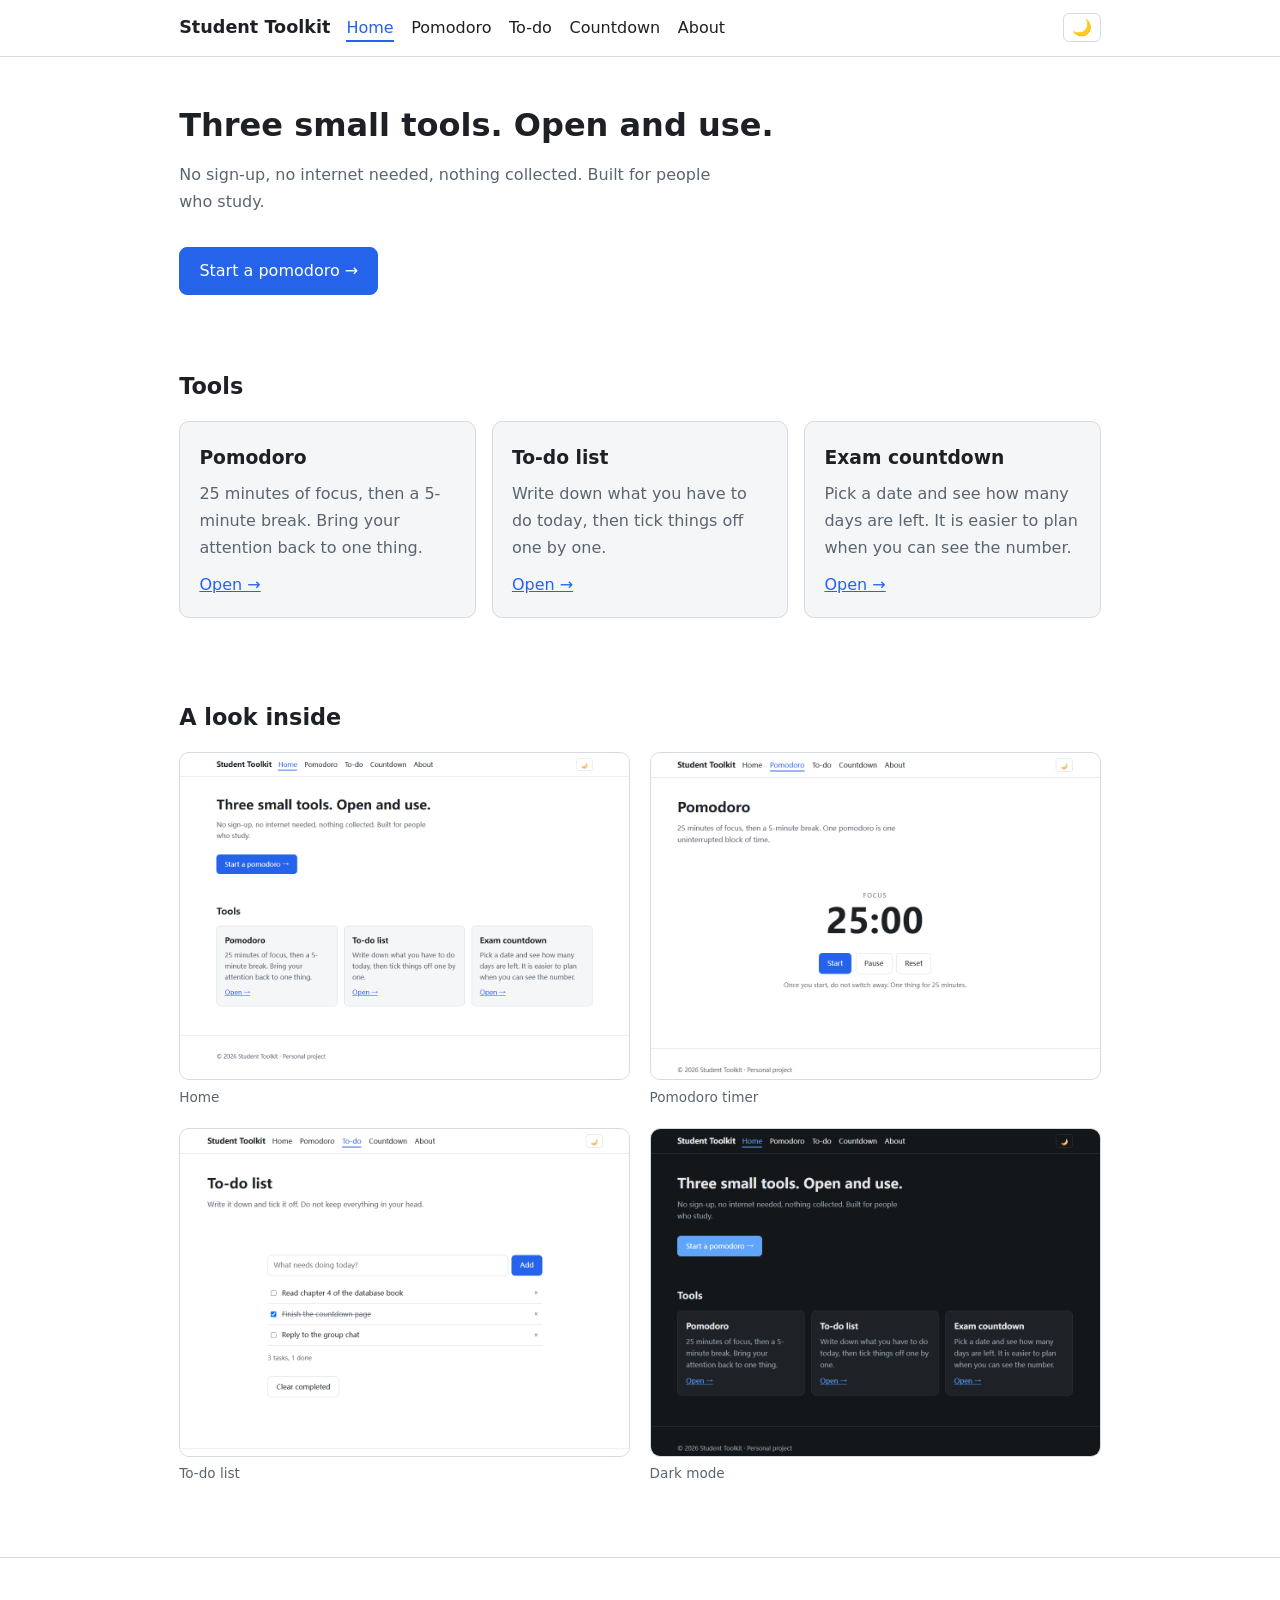
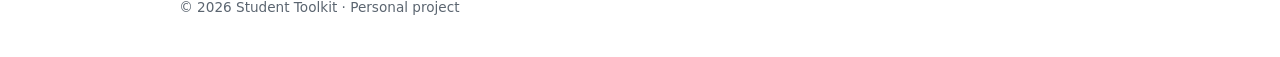
<file: index.html>
<!DOCTYPE html>
<html lang="en">
<head>
  <meta charset="UTF-8">
  <meta name="viewport" content="width=device-width, initial-scale=1.0">
  <meta name="description" content="Three small tools that just work: a pomodoro timer, a to-do list and an exam countdown.">
  <title>Home · Student Toolkit</title>
  <link rel="stylesheet" href="css/style.css">
  <link rel="icon" href="images/favicon.svg" type="image/svg+xml">
</head>
<body>

  <a class="skip-link" href="#main">Skip to main content</a>

  <header class="site-header">
    <div class="container header-inner">
      <a class="logo" href="index.html">Student Toolkit</a>

      <button class="menu-toggle" id="menuToggle" aria-expanded="false" aria-controls="site-nav" aria-label="Open menu">
        ☰
      </button>

      <nav id="site-nav" class="site-nav" aria-label="Main navigation">
        <ul>
          <li><a href="index.html" aria-current="page">Home</a></li>
          <li><a href="pomodoro.html">Pomodoro</a></li>
          <li><a href="todo.html">To-do</a></li>
          <li><a href="countdown.html">Countdown</a></li>
          <li><a href="about.html">About</a></li>
        </ul>
      </nav>

      <button class="theme-toggle" id="themeToggle" aria-label="Toggle dark mode">🌙</button>
    </div>
  </header>

  <main id="main">

    <!-- ① Hero: what the site is, in one sentence -->
    <section class="hero">
      <div class="container">
        <h1>Three small tools. Open and use.</h1>
        <p>No sign-up, no internet needed, nothing collected. Built for people who study.</p>
        <a class="btn" href="pomodoro.html">Start a pomodoro →</a>
      </div>
    </section>

    <!-- ② The three tools: copy one card as a template for the others -->
    <section class="section">
      <div class="container">
        <h2>Tools</h2>
        <div class="cards">

          <article class="card">
            <h3>Pomodoro</h3>
            <p>25 minutes of focus, then a 5-minute break. Bring your attention back to one thing.</p>
            <a href="pomodoro.html">Open →</a>
          </article>

          <article class="card">
            <h3>To-do list</h3>
            <p>Write down what you have to do today, then tick things off one by one.</p>
            <a href="todo.html">Open →</a>
          </article>

          <article class="card">
            <h3>Exam countdown</h3>
            <p>Pick a date and see how many days are left. It is easier to plan when you can see the number.</p>
            <a href="countdown.html">Open →</a>
          </article>

        </div>
      </div>
    </section>

    <!-- ③ Screenshots: four views of the finished tools -->
    <section class="section">
      <div class="container">
        <h2>A look inside</h2>
        <div class="gallery">

          <figure>
            <img src="images/screen-home.png" alt="The home page: a heading, a button and three tool cards" width="1100" height="900">
            <figcaption>Home</figcaption>
          </figure>

          <figure>
            <img src="images/screen-pomodoro.png" alt="The pomodoro timer showing 25:00 with Start, Pause and Reset buttons" width="1100" height="760">
            <figcaption>Pomodoro timer</figcaption>
          </figure>

          <figure>
            <img src="images/screen-todo.png" alt="The to-do list with three tasks, one of them ticked off" width="1100" height="760">
            <figcaption>To-do list</figcaption>
          </figure>

          <figure>
            <img src="images/screen-dark.png" alt="The home page in dark mode" width="1100" height="760">
            <figcaption>Dark mode</figcaption>
          </figure>

        </div>
      </div>
    </section>

  </main>

  <footer class="site-footer">
    <div class="container">
      <p>© 2026 Student Toolkit · Personal project</p>
    </div>
  </footer>

  <script src="js/common.js"></script>
</body>
</html>
</file>
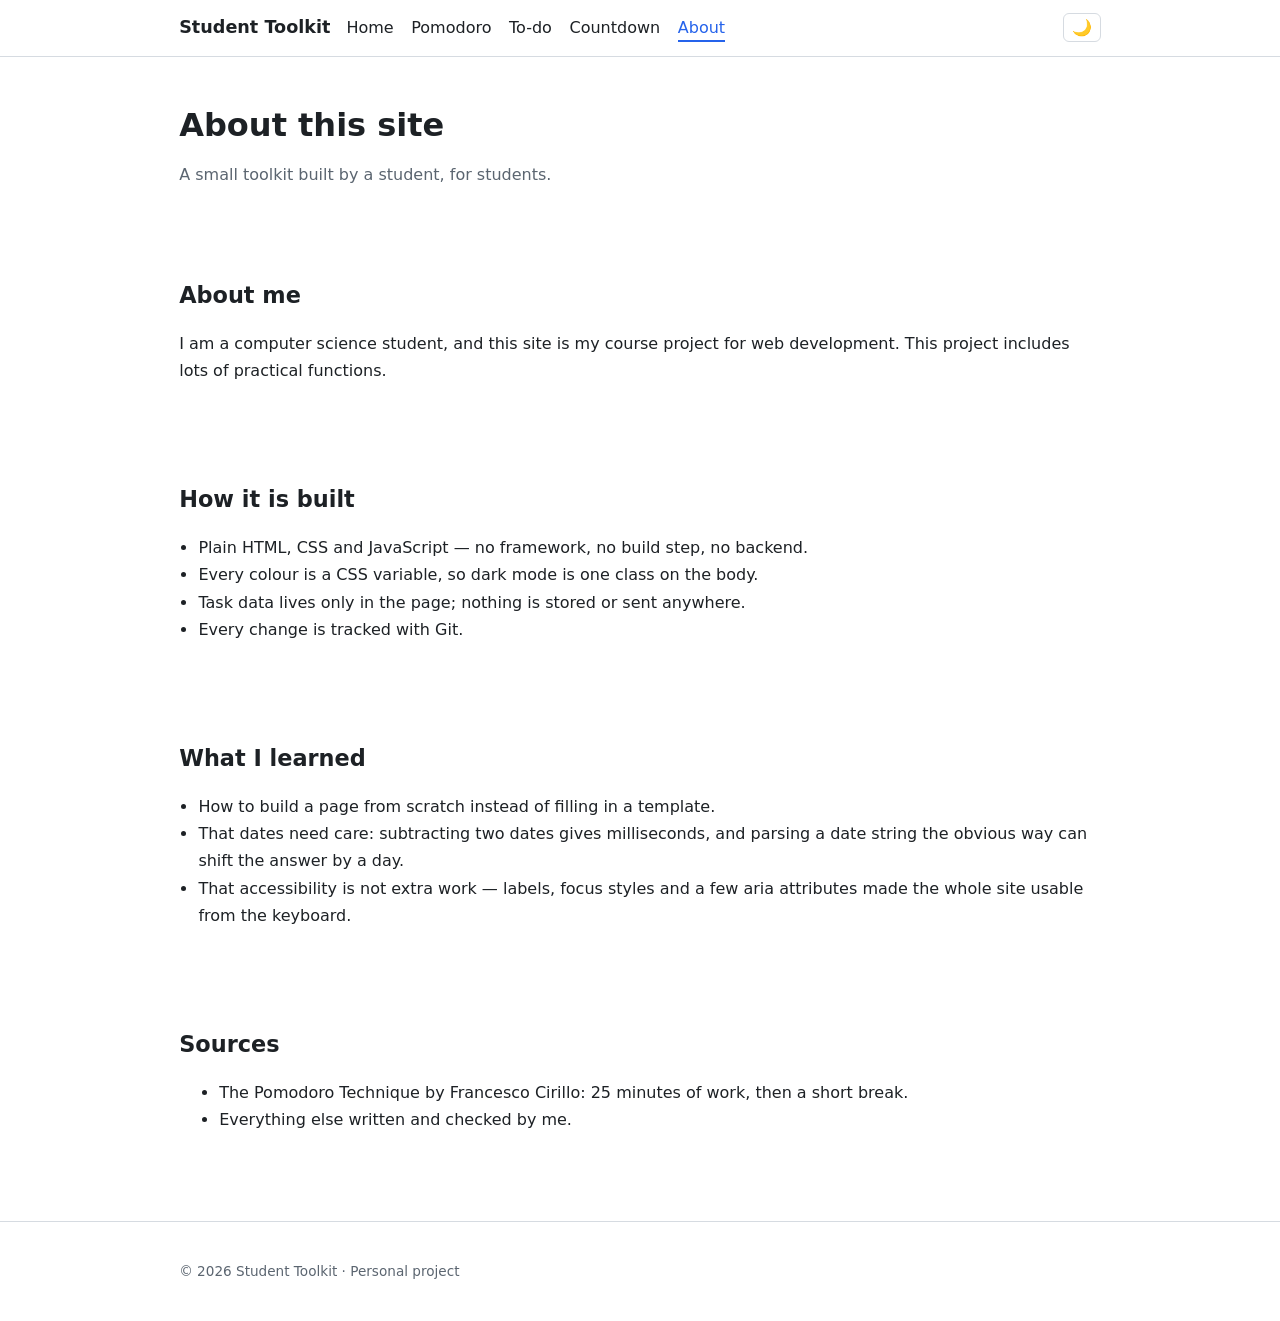
<file: about.html>
<!DOCTYPE html>
<html lang="en">
<head>
  <meta charset="UTF-8">
  <meta name="viewport" content="width=device-width, initial-scale=1.0">
  <meta name="description" content="About Student Toolkit: who made it, why, and how it is built.">
  <title>About · Student Toolkit</title>
  <link rel="stylesheet" href="css/style.css">
  <link rel="icon" href="images/favicon.svg" type="image/svg+xml">
</head>
<body>

  <a class="skip-link" href="#main">Skip to main content</a>

  <header class="site-header">
    <div class="container header-inner">
      <a class="logo" href="index.html">Student Toolkit</a>

      <button class="menu-toggle" id="menuToggle" aria-expanded="false" aria-controls="site-nav" aria-label="Open menu">
        ☰
      </button>

      <nav id="site-nav" class="site-nav" aria-label="Main navigation">
        <ul>
          <li><a href="index.html">Home</a></li>
          <li><a href="pomodoro.html">Pomodoro</a></li>
          <li><a href="todo.html">To-do</a></li>
          <li><a href="countdown.html">Countdown</a></li>
          <li><a href="about.html" aria-current="page">About</a></li>
        </ul>
      </nav>

      <button class="theme-toggle" id="themeToggle" aria-label="Toggle dark mode">🌙</button>
    </div>
  </header>

  <main id="main">

    <section class="hero">
      <div class="container">
        <h1>About this site</h1>
        <p>A small toolkit built by a student, for students.</p>
      </div>
    </section>

    <section class="section">
      <div class="container">
        <h2>About me</h2>
        <p>I am a  computer science student, and this site is my course project for web development. This project includes lots of practical functions.</p>
      </div>
    </section>

    <section class="section">
      <div class="container">
        <h2>How it is built</h2>
        <ul class="updates">
          <li>Plain HTML, CSS and JavaScript — no framework, no build step, no backend.</li>
          <li>Every colour is a CSS variable, so dark mode is one class on the body.</li>
          <li>Task data lives only in the page; nothing is stored or sent anywhere.</li>
          <li>Every change is tracked with Git.</li>
        </ul>
      </div>
    </section>

    <section class="section">
      <div class="container">
        <h2>What I learned</h2>
        <ul class="updates">
          <li>How to build a page from scratch instead of filling in a template.</li>
          <li>That dates need care: subtracting two dates gives milliseconds, and parsing a date string the obvious way can shift the answer by a day.</li>
          <li>That accessibility is not extra work — labels, focus styles and a few aria attributes made the whole site usable from the keyboard.</li>
        </ul>
      </div>
    </section>

    <section class="section">
      <div class="container">
        <h2>Sources</h2>
        <ul class="sources">
          <li>The Pomodoro Technique by Francesco Cirillo: 25 minutes of work, then a short break.</li>
          <li>Everything else written and checked by me.</li>
        </ul>
      </div>
    </section>

  </main>

  <footer class="site-footer">
    <div class="container">
      <p>© 2026 Student Toolkit · Personal project</p>
    </div>
  </footer>

  <script src="js/common.js"></script>
</body>
</html>
</file>
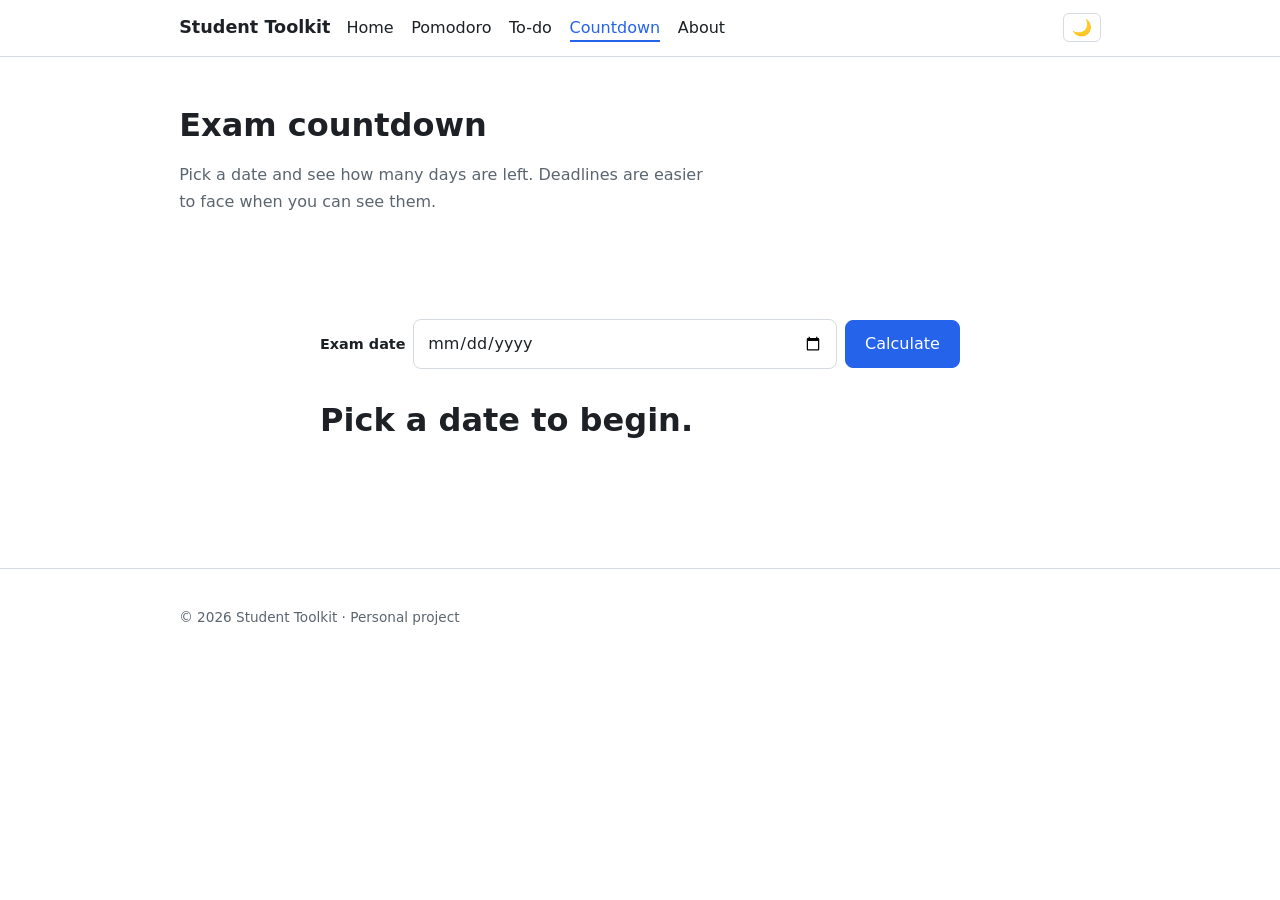
<file: countdown.html>
<!DOCTYPE html>
<html lang="en">
<head>
  <meta charset="UTF-8">
  <meta name="viewport" content="width=device-width, initial-scale=1.0">
  <meta name="description" content="Pick an exam date and see how many days are left.">
  <title>Exam countdown · Student Toolkit</title>
  <link rel="stylesheet" href="css/style.css">
  <link rel="icon" href="images/favicon.svg" type="image/svg+xml">
</head>
<body>

  <a class="skip-link" href="#main">Skip to main content</a>

  <header class="site-header">
    <div class="container header-inner">
      <a class="logo" href="index.html">Student Toolkit</a>

      <button class="menu-toggle" id="menuToggle" aria-expanded="false" aria-controls="site-nav" aria-label="Open menu">
        ☰
      </button>

      <nav id="site-nav" class="site-nav" aria-label="Main navigation">
        <ul>
          <li><a href="index.html">Home</a></li>
          <li><a href="pomodoro.html">Pomodoro</a></li>
          <li><a href="todo.html">To-do</a></li>
          <li><a href="countdown.html" aria-current="page">Countdown</a></li>
          <li><a href="about.html">About</a></li>
        </ul>
      </nav>

      <button class="theme-toggle" id="themeToggle" aria-label="Toggle dark mode">🌙</button>
    </div>
  </header>

  <main id="main">

    <section class="hero">
      <div class="container">
        <h1>Exam countdown</h1>
        <p>Pick a date and see how many days are left. Deadlines are easier to face when you can see them.</p>
      </div>
    </section>

    <section class="section">
      <div class="container tool tool-wide">

        <form id="cdForm" class="tool-form">
          <label for="cdDate">Exam date</label>
          <input id="cdDate" type="date" required>
          <button class="btn" type="submit">Calculate</button>
        </form>

        <!-- Result area: role="status" announces the change -->
        <p id="cdResult" class="cd-result" role="status">Pick a date to begin.</p>

      </div>
    </section>

  </main>

  <footer class="site-footer">
    <div class="container">
      <p>© 2026 Student Toolkit · Personal project</p>
    </div>
  </footer>

  <script src="js/common.js"></script>
  <script src="js/countdown.js"></script>
</body>
</html>
</file>
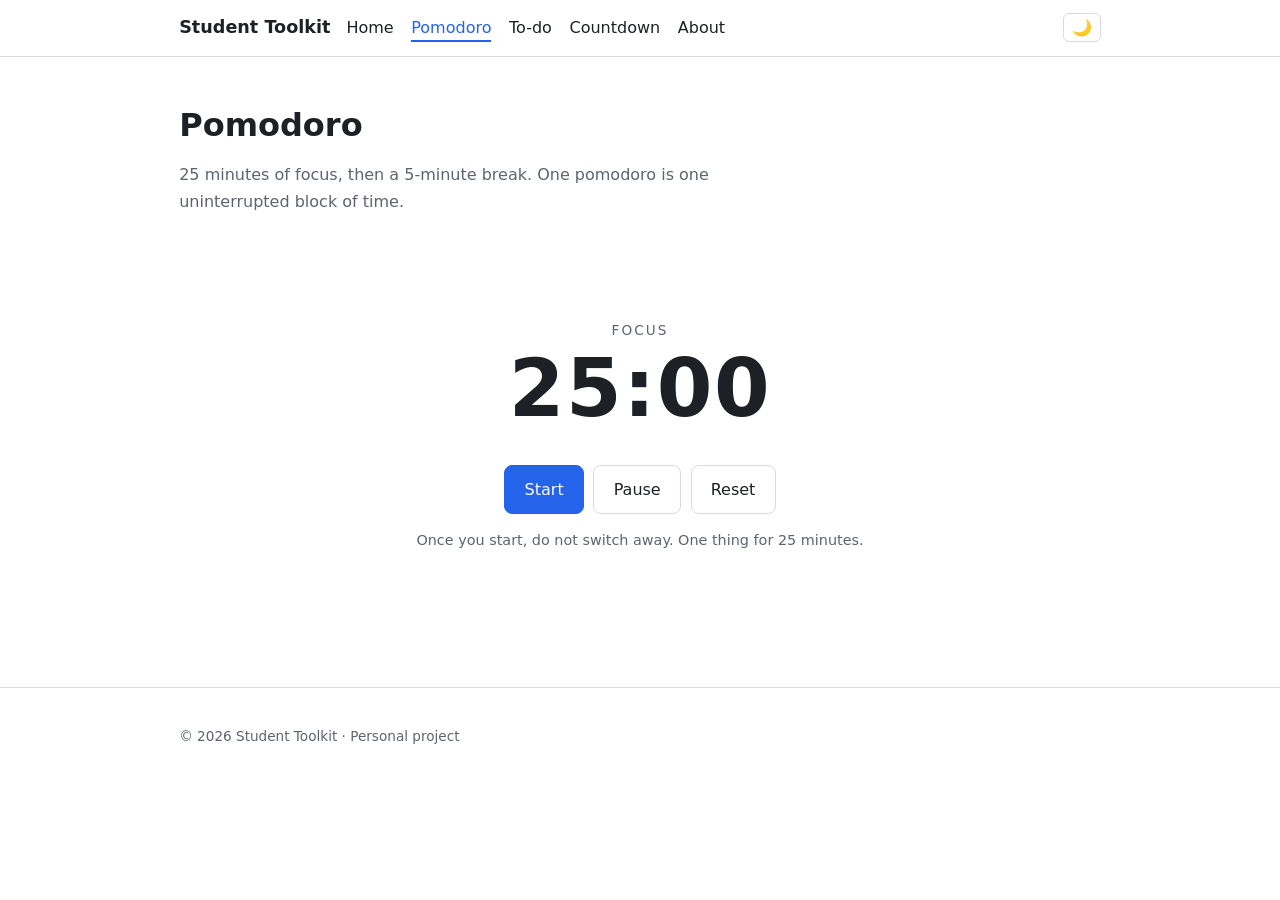
<file: pomodoro.html>
<!DOCTYPE html>
<html lang="en">
<head>
  <meta charset="UTF-8">
  <meta name="viewport" content="width=device-width, initial-scale=1.0">
  <meta name="description" content="A 25-minute focus timer with a 5-minute break, right in your browser.">
  <title>Pomodoro · Student Toolkit</title>
  <link rel="stylesheet" href="css/style.css">
  <link rel="icon" href="images/favicon.svg" type="image/svg+xml">
</head>
<body>

  <a class="skip-link" href="#main">Skip to main content</a>

  <header class="site-header">
    <div class="container header-inner">
      <a class="logo" href="index.html">Student Toolkit</a>

      <button class="menu-toggle" id="menuToggle" aria-expanded="false" aria-controls="site-nav" aria-label="Open menu">
        ☰
      </button>

      <nav id="site-nav" class="site-nav" aria-label="Main navigation">
        <ul>
          <li><a href="index.html">Home</a></li>
          <li><a href="pomodoro.html" aria-current="page">Pomodoro</a></li>
          <li><a href="todo.html">To-do</a></li>
          <li><a href="countdown.html">Countdown</a></li>
          <li><a href="about.html">About</a></li>
        </ul>
      </nav>

      <button class="theme-toggle" id="themeToggle" aria-label="Toggle dark mode">🌙</button>
    </div>
  </header>

  <main id="main">

    <section class="hero">
      <div class="container">
        <h1>Pomodoro</h1>
        <p>25 minutes of focus, then a 5-minute break. One pomodoro is one uninterrupted block of time.</p>
      </div>
    </section>

    <section class="section">
      <div class="container tool">

        <!-- Which phase we are in: focus or break -->
        <p class="tool-phase" id="phase">Focus</p>

        <!-- role="timer" + aria-live lets screen readers follow the countdown -->
        <p class="tool-clock" id="clock" role="timer" aria-live="polite">25:00</p>

        <div class="tool-actions">
          <button id="startBtn" class="btn" type="button">Start</button>
          <button id="pauseBtn" class="btn btn-ghost" type="button">Pause</button>
          <button id="resetBtn" class="btn btn-ghost" type="button">Reset</button>
        </div>

        <p class="tool-tip">Once you start, do not switch away. One thing for 25 minutes.</p>

      </div>
    </section>

  </main>

  <footer class="site-footer">
    <div class="container">
      <p>© 2026 Student Toolkit · Personal project</p>
    </div>
  </footer>

  <script src="js/common.js"></script>
  <script src="js/pomodoro.js"></script>
</body>
</html>
</file>
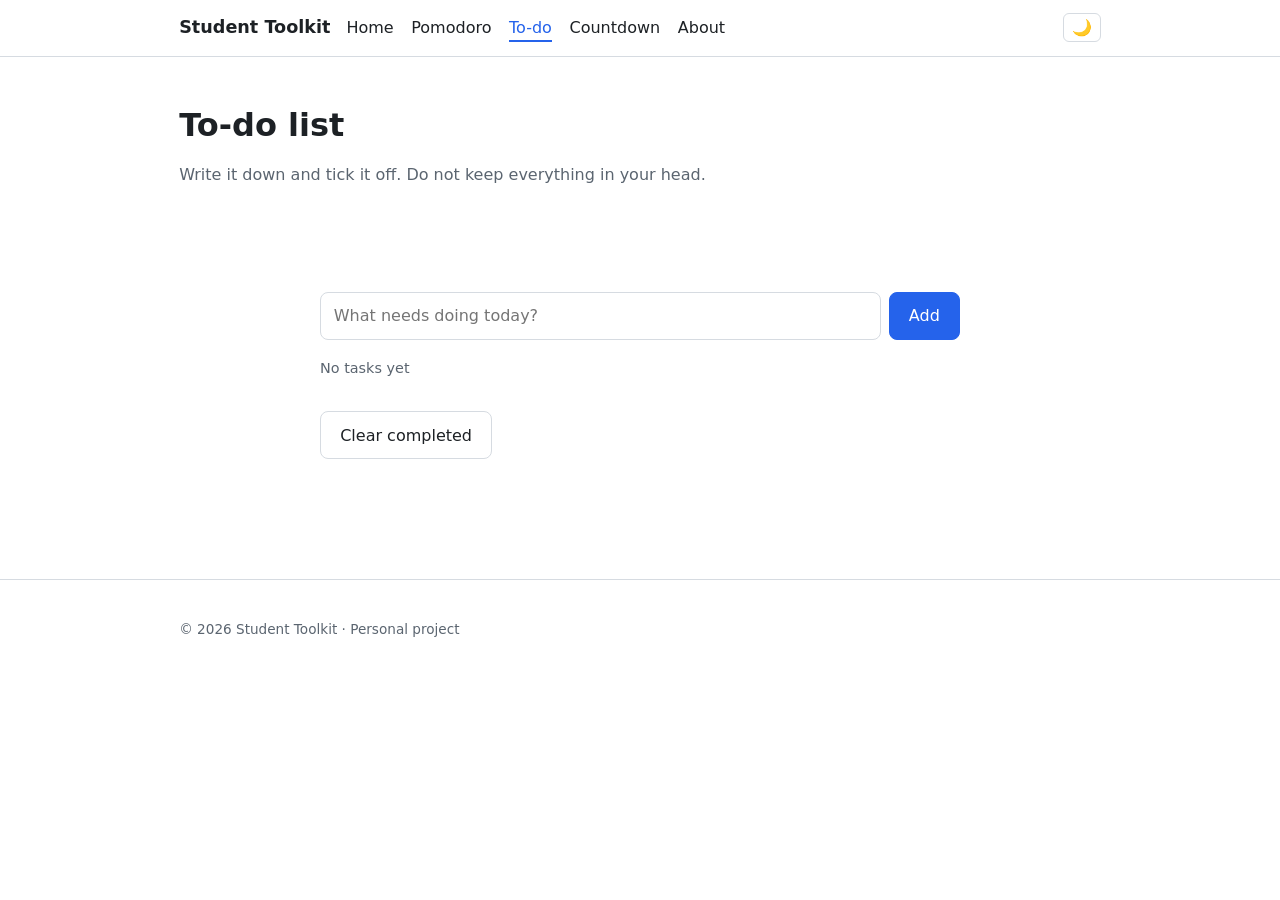
<file: todo.html>
<!DOCTYPE html>
<html lang="en">
<head>
  <meta charset="UTF-8">
  <meta name="viewport" content="width=device-width, initial-scale=1.0">
  <meta name="description" content="A simple to-do list: add a task, tick it off, clear what is done.">
  <title>To-do list · Student Toolkit</title>
  <link rel="stylesheet" href="css/style.css">
  <link rel="icon" href="images/favicon.svg" type="image/svg+xml">
</head>
<body>

  <a class="skip-link" href="#main">Skip to main content</a>

  <header class="site-header">
    <div class="container header-inner">
      <a class="logo" href="index.html">Student Toolkit</a>

      <button class="menu-toggle" id="menuToggle" aria-expanded="false" aria-controls="site-nav" aria-label="Open menu">
        ☰
      </button>

      <nav id="site-nav" class="site-nav" aria-label="Main navigation">
        <ul>
          <li><a href="index.html">Home</a></li>
          <li><a href="pomodoro.html">Pomodoro</a></li>
          <li><a href="todo.html" aria-current="page">To-do</a></li>
          <li><a href="countdown.html">Countdown</a></li>
          <li><a href="about.html">About</a></li>
        </ul>
      </nav>

      <button class="theme-toggle" id="themeToggle" aria-label="Toggle dark mode">🌙</button>
    </div>
  </header>

  <main id="main">

    <section class="hero">
      <div class="container">
        <h1>To-do list</h1>
        <p>Write it down and tick it off. Do not keep everything in your head.</p>
      </div>
    </section>

    <section class="section">
      <div class="container tool tool-wide">

        <!-- A form, not just a button, so pressing Enter also adds the task -->
        <form id="todoForm" class="tool-form">
          <label for="todoInput" class="sr-only">New task</label>
          <input id="todoInput" type="text" placeholder="What needs doing today?" autocomplete="off" required>
          <button class="btn" type="submit">Add</button>
        </form>

        <!-- Empty list: the items are created by JavaScript -->
        <ul id="todoList" class="todo-list"></ul>

        <!-- role="status": screen readers announce the count when it changes -->
        <p id="todoCount" class="tool-tip" role="status">No tasks yet</p>

        <button id="clearDone" class="btn btn-ghost" type="button">Clear completed</button>

      </div>
    </section>

  </main>

  <footer class="site-footer">
    <div class="container">
      <p>© 2026 Student Toolkit · Personal project</p>
    </div>
  </footer>

  <script src="js/common.js"></script>
  <script src="js/todo.js"></script>
</body>
</html>
</file>
<file: css/style.css>
/* ===================================================
   Student Toolkit — stylesheet
   Layout first, colour second. Every colour is a variable in :root.
   =================================================== */

/* ---------- 1. Colours: change these to re-theme the site ---------- */
:root {
  --bg: #ffffff;
  --surface: #f4f6f8;
  --text: #1d2125;
  --muted: #5b6570;
  --primary: #2563eb;
  --border: #d6dbe1;
}

/* Adding .dark to <body> overrides the variables above */
body.dark {
  --bg: #14171a;
  --surface: #1e2227;
  --text: #e6e8ea;
  --muted: #9aa4ae;
  --primary: #60a5fa;
  --border: #343a41;
}

/* ---------- 2. Base ---------- */
* { box-sizing: border-box; }

body {
  margin: 0;
  font-family: system-ui, -apple-system, "Segoe UI", sans-serif;
  line-height: 1.7;
  background: var(--bg);
  color: var(--text);
}

img { max-width: 100%; height: auto; display: block; }

a { color: var(--primary); }

:focus-visible {
  outline: 2px solid var(--primary);
  outline-offset: 2px;
}

/* Visually hidden, still read by screen readers */
.sr-only {
  position: absolute;
  width: 1px;
  height: 1px;
  padding: 0;
  margin: -1px;
  overflow: hidden;
  clip: rect(0 0 0 0);
  white-space: nowrap;
  border: 0;
}

/* ---------- 3. Layout wrapper ---------- */
.container {
  max-width: 960px;
  margin: 0 auto;
  padding: 0 1.2rem;
}

.section { padding: 2.5rem 0; }

/* ---------- 4. Skip link ---------- */
.skip-link {
  position: absolute;
  left: -9999px;
  top: 0;
  background: var(--primary);
  color: #fff;
  padding: 0.5rem 1rem;
  z-index: 100;
}

.skip-link:focus { left: 1rem; top: 1rem; }

/* ---------- 5. Header and navigation ---------- */
.site-header {
  position: sticky;
  top: 0;
  background: var(--bg);
  border-bottom: 1px solid var(--border);
  z-index: 10;
}

.header-inner {
  display: flex;
  align-items: center;
  gap: 1rem;
  padding-top: 0.8rem;
  padding-bottom: 0.8rem;
}

.logo {
  font-weight: 700;
  font-size: 1.1rem;
  color: var(--text);
  text-decoration: none;
}

.site-nav ul {
  display: flex;
  gap: 1.1rem;
  list-style: none;
  margin: 0;
  padding: 0;
}

.site-nav a {
  color: var(--text);
  text-decoration: none;
  padding: 0.2rem 0;
}

.site-nav a[aria-current="page"] {
  color: var(--primary);
  border-bottom: 2px solid var(--primary);
}

.site-nav a:hover { color: var(--primary); }

.theme-toggle {
  margin-left: auto;
  background: none;
  border: 1px solid var(--border);
  border-radius: 6px;
  padding: 0.25rem 0.5rem;
  font-size: 1rem;
  cursor: pointer;
}

.menu-toggle {
  display: none;
  background: none;
  border: 1px solid var(--border);
  border-radius: 6px;
  font-size: 1.1rem;
  padding: 0.2rem 0.55rem;
  cursor: pointer;
}

/* ---------- 6. Hero ---------- */
.hero { padding: 3rem 0 2rem; }

h1 {
  font-size: 2rem;
  line-height: 1.25;
  margin: 0 0 0.5rem;
}

h2 {
  font-size: 1.4rem;
  margin: 0 0 1rem;
}

.hero p {
  color: var(--muted);
  max-width: 34rem;
}

.btn {
  display: inline-block;
  margin-top: 1rem;
  padding: 0.6rem 1.2rem;
  background: var(--primary);
  color: #fff;
  border: 1px solid var(--primary);
  border-radius: 8px;
  text-decoration: none;
  font: inherit;
  cursor: pointer;
}

.btn-ghost {
  background: transparent;
  color: var(--text);
  border-color: var(--border);
}

.btn:hover { filter: brightness(0.92); }

.cards {
  display: grid;
  grid-template-columns: repeat(3, 1fr);
  gap: 1rem;
}

.card {
  background: var(--surface);
  border: 1px solid var(--border);
  border-radius: 10px;
  padding: 1.2rem;
}

.card h3 { margin: 0 0 0.4rem; }

.card p {
  color: var(--muted);
  margin: 0 0 0.6rem;
}

/* ---------- 6b. Screenshot gallery ---------- */
.gallery {
  display: grid;
  grid-template-columns: repeat(2, 1fr);
  gap: 1.2rem;
}

.gallery figure { margin: 0; }

.gallery img {
  width: 100%;
  aspect-ratio: 11 / 8;
  object-fit: cover;
  object-position: top;
  border: 1px solid var(--border);
  border-radius: 10px;
}

.gallery figcaption {
  font-size: 0.85rem;
  color: var(--muted);
  margin-top: 0.35rem;
}

/* ---------- 7. Tool area ---------- */
.tool {
  max-width: 520px;
  margin: 0 auto;
  padding: 1rem 0 3rem;
  text-align: center;
}

.tool-wide {
  max-width: 640px;
  text-align: left;
}

.tool-phase {
  color: var(--muted);
  font-size: 0.85rem;
  letter-spacing: 0.15em;
  text-transform: uppercase;
  margin: 0;
}

.tool-clock {
  font-size: 5rem;
  font-weight: 700;
  font-variant-numeric: tabular-nums;  /* equal-width digits, so it does not jitter */
  letter-spacing: 0.02em;
  margin: 0.2rem 0 1rem;
  line-height: 1.1;
}

.tool-actions {
  display: flex;
  gap: 0.6rem;
  justify-content: center;
  flex-wrap: wrap;
}

.tool-tip {
  color: var(--muted);
  font-size: 0.9rem;
  min-height: 1.4em;
}

/* ---------- 8. Forms (to-do and countdown) ---------- */
.tool-form {
  display: flex;
  flex-wrap: wrap;
  align-items: center;
  gap: 0.5rem;
  margin-bottom: 1rem;
}

.tool-form input {
  flex: 1;
  min-width: 10rem;
  padding: 0.6rem 0.8rem;
  border: 1px solid var(--border);
  border-radius: 8px;
  background: var(--bg);
  color: var(--text);
  font: inherit;
}

.tool-form .btn { margin-top: 0; }

.tool-form label {
  font-size: 0.9rem;
  font-weight: 600;
}

/* ---------- 9. To-do list ---------- */
.todo-list {
  list-style: none;
  padding: 0;
  margin: 0 0 1rem;
}

.todo-list li {
  display: flex;
  align-items: center;
  gap: 0.6rem;
  padding: 0.65rem 0.2rem;
  border-bottom: 1px solid var(--border);
}

.todo-list li.done .todo-text {
  text-decoration: line-through;
  color: var(--muted);
}

.todo-list .todo-del {
  margin-left: auto;
  background: none;
  border: none;
  color: var(--muted);
  cursor: pointer;
  font-size: 1rem;
  padding: 0.2rem 0.4rem;
}

.todo-list .todo-del:hover { color: #d93025; }

/* ---------- 10. Countdown result ---------- */
.cd-result {
  font-size: 2rem;
  font-weight: 700;
  margin: 1.5rem 0 0;
}

/* ---------- 11. Footer ---------- */
.site-footer {
  border-top: 1px solid var(--border);
  margin-top: 2rem;
  padding: 1.5rem 0;
  color: var(--muted);
  font-size: 0.85rem;
}

.updates { padding-left: 1.2rem; }

/* ---------- 12. Responsive ---------- */
@media (max-width: 720px) {
  .cards { grid-template-columns: 1fr; }

  .gallery { grid-template-columns: 1fr; }

  h1 { font-size: 1.6rem; }

  .tool-clock { font-size: 3.4rem; }

  /* Menu button appears; the nav is hidden until it has .open */
  .menu-toggle { display: block; }

  .site-nav {
    display: none;
    width: 100%;
    order: 3;
  }

  .site-nav.open { display: block; }

  .site-nav ul {
    flex-direction: column;
    gap: 0.6rem;
    padding: 0.5rem 0;
  }

  .theme-toggle { margin-left: auto; }
}
</file>
